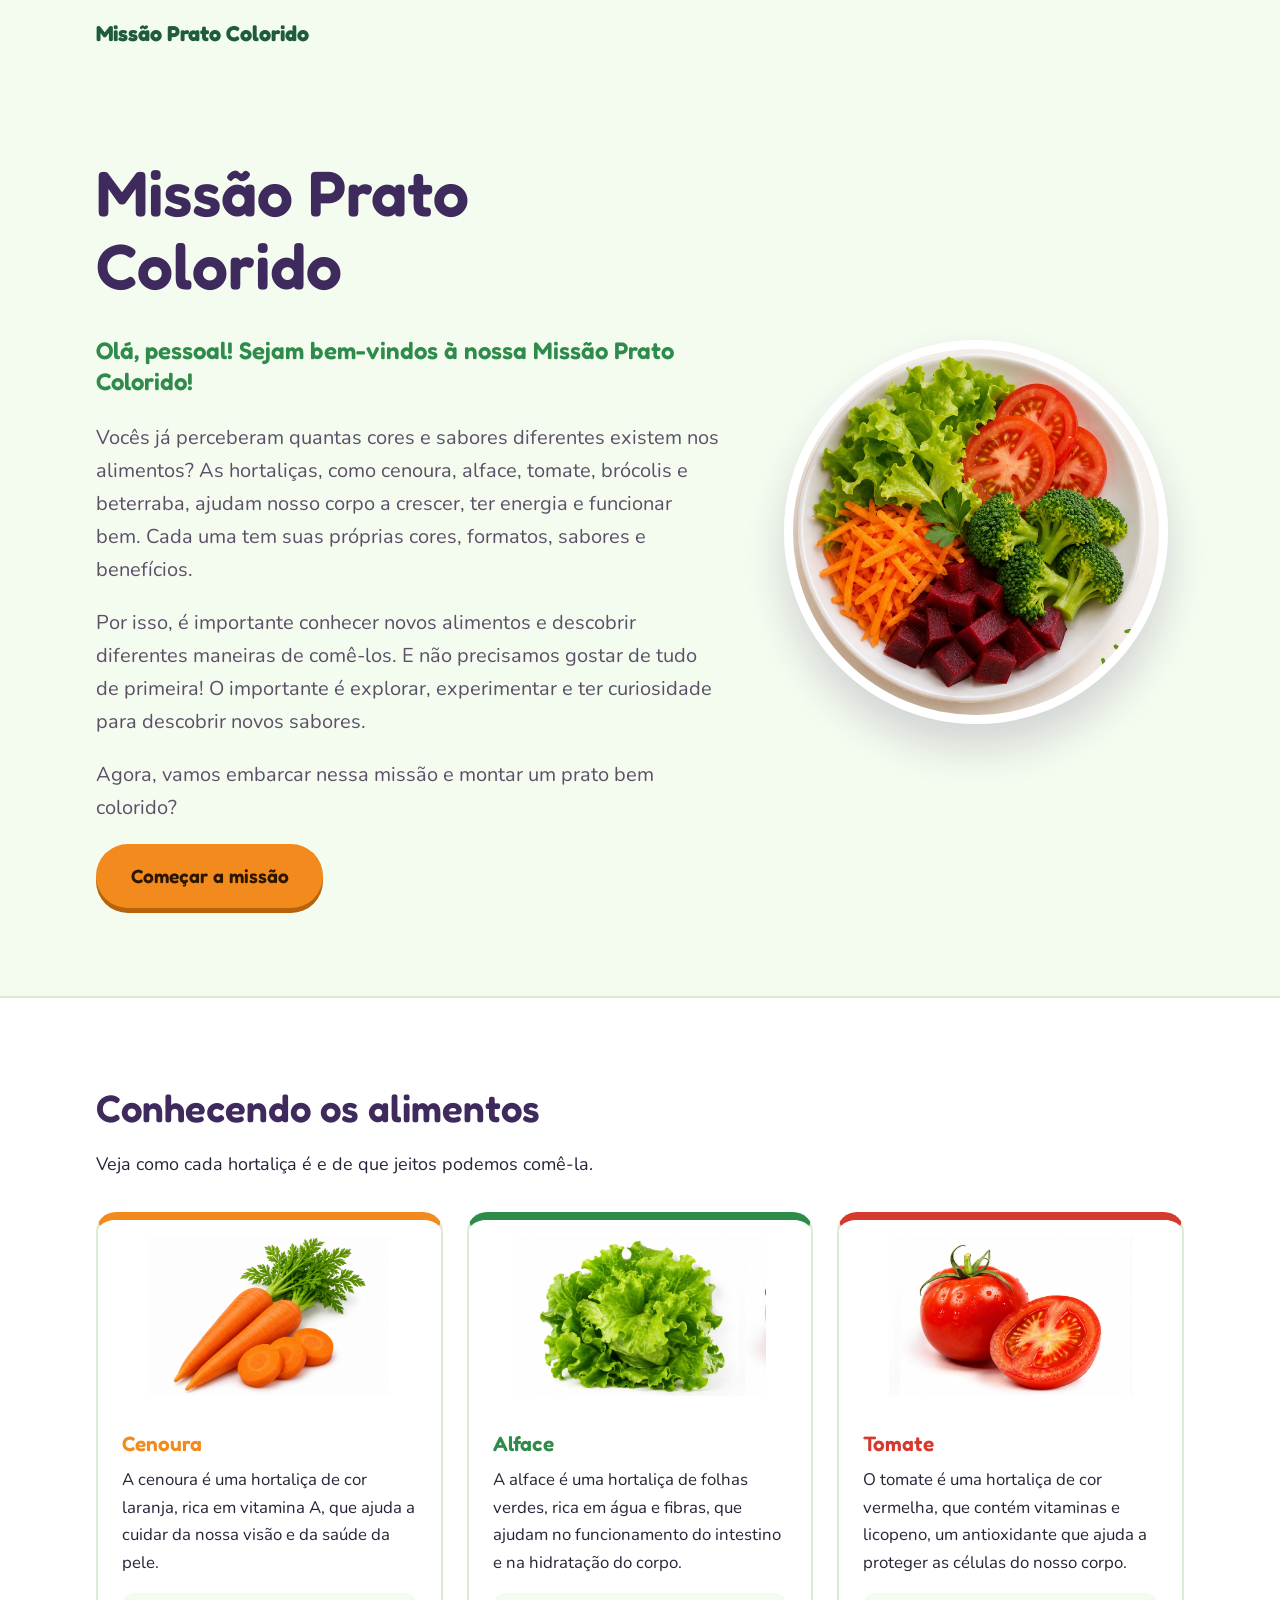
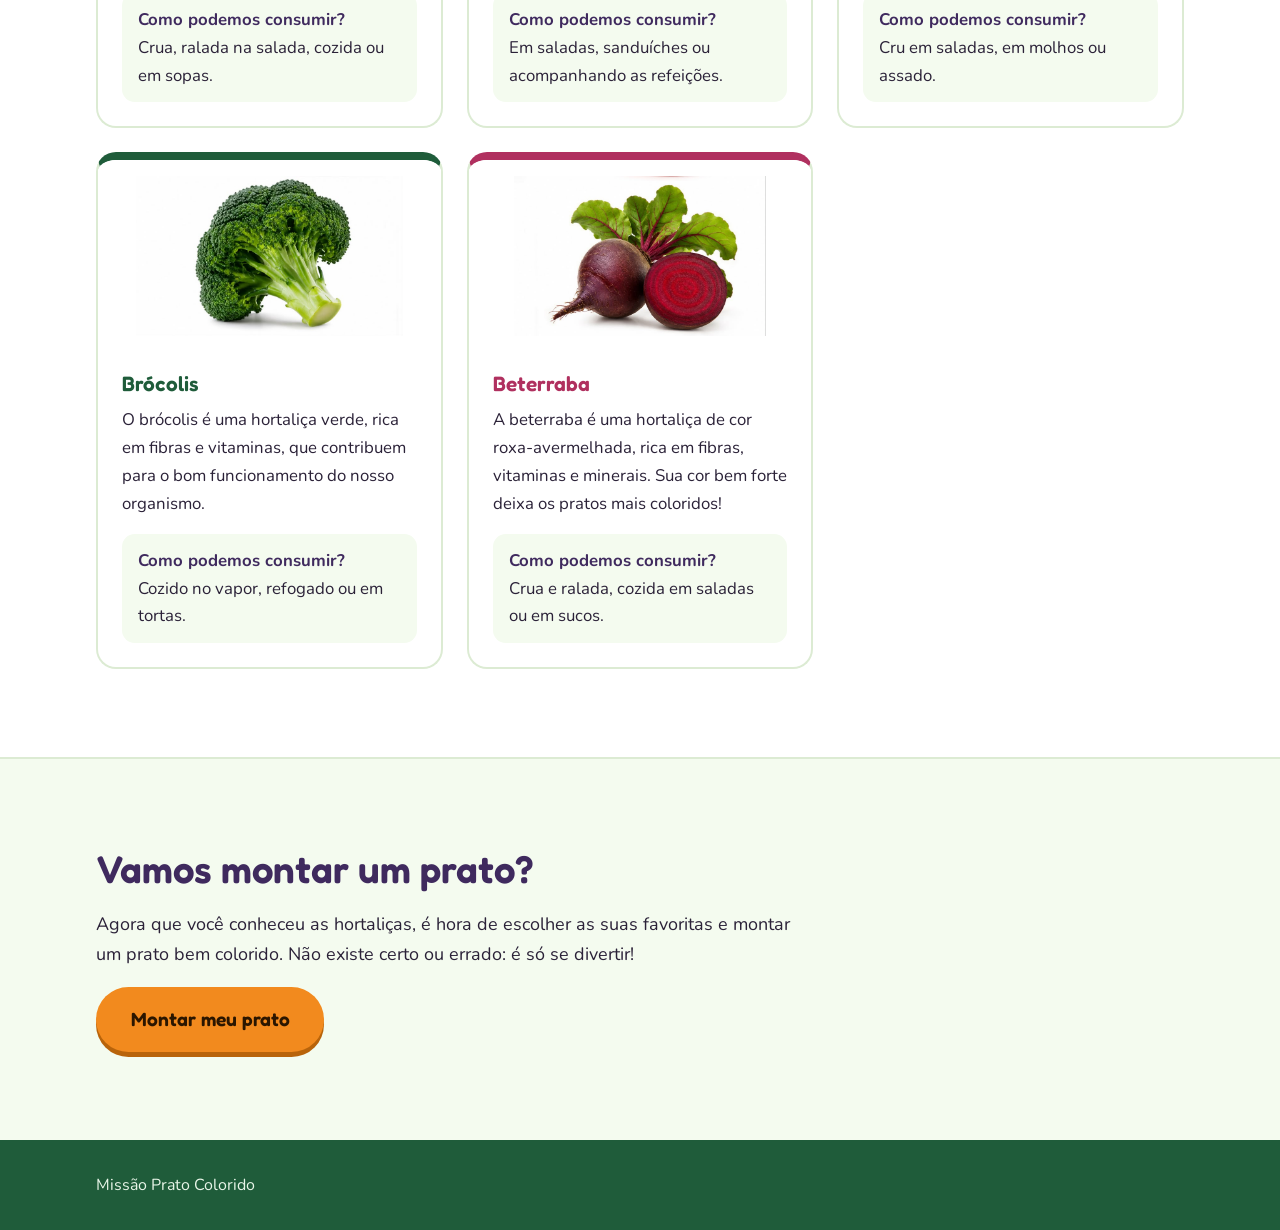
<file: index.html>
<!DOCTYPE html>
<html lang="pt-BR">
<head>
  <meta charset="UTF-8">
  <meta name="viewport" content="width=device-width, initial-scale=1">
  <title>Missão Prato Colorido</title>
  <meta name="description" content="Site interativo para crianças de até 12 anos descobrirem hortaliças brincando.">
  <link rel="stylesheet" href="global.css">
</head>
<body>

  <header class="cabecalho">
    <div class="container">
      <a class="marca" href="#inicio">Missão Prato Colorido</a>
    </div>
  </header>

  <main id="inicio">

    <section class="secao hero">
  <div class="container">
    <div class="hero-texto">
      <h1>Missão Prato Colorido</h1>
      <p class="chamada">Olá, pessoal! Sejam bem-vindos à nossa Missão Prato Colorido!</p>
      <p>Vocês já perceberam quantas cores e sabores diferentes existem nos alimentos? As hortaliças, como cenoura, alface, tomate, brócolis e beterraba, ajudam nosso corpo a crescer, ter energia e funcionar bem. Cada uma tem suas próprias cores, formatos, sabores e benefícios.</p>
      <p>Por isso, é importante conhecer novos alimentos e descobrir diferentes maneiras de comê-los. E não precisamos gostar de tudo de primeira! O importante é explorar, experimentar e ter curiosidade para descobrir novos sabores.</p>
      <p>Agora, vamos embarcar nessa missão e montar um prato bem colorido?</p>
      <a class="botao" href="#etapas">Começar a missão</a>
    </div>
    <img class="hero-imagem" src="Prato Colorido.jpeg" alt="Prato com alface, tomate, cenoura ralada, brócolis e beterraba">
  </div>
</section>

    <section class="secao etapas" id="etapas">
  <div class="container">
    <h2>Conhecendo os alimentos</h2>
    <p>Veja como cada hortaliça é e de que jeitos podemos comê-la.</p>

    <ul class="cards">
      <li class="card" style="--cor: var(--cenoura);">
        <img src="cenoura.jpeg" alt="Cenouras alaranjadas com folhas verdes">
        <div class="card-corpo">
          <h3><span aria-hidden="true"></span> Cenoura</h3>
          <p>A cenoura é uma hortaliça de cor laranja, rica em vitamina A, que ajuda a cuidar da nossa visão e da saúde da pele.</p>
          <p class="card-dica"><strong>Como podemos consumir?</strong> Crua, ralada na salada, cozida ou em sopas.</p>
        </div>
      </li>

      <li class="card" style="--cor: var(--brocolis);">
        <img src="alface.jpeg" alt="Folhas de alface verde">
        <div class="card-corpo">
          <h3><span aria-hidden="true"></span> Alface</h3>
          <p>A alface é uma hortaliça de folhas verdes, rica em água e fibras, que ajudam no funcionamento do intestino e na hidratação do corpo.</p>
          <p class="card-dica"><strong>Como podemos consumir?</strong> Em saladas, sanduíches ou acompanhando as refeições.</p>
        </div>
      </li>

      <li class="card" style="--cor: #d63a2f;">
        <img src="tomate.jpeg" alt="Dois tomates vermelhos">
        <div class="card-corpo">
          <h3><span aria-hidden="true"></span> Tomate</h3>
          <p>O tomate é uma hortaliça de cor vermelha, que contém vitaminas e licopeno, um antioxidante que ajuda a proteger as células do nosso corpo.</p>
          <p class="card-dica"><strong>Como podemos consumir?</strong> Cru em saladas, em molhos ou assado.</p>
        </div>
      </li>

      <li class="card" style="--cor: var(--couve);">
        <img src="brocolis.jpeg" alt="Um brócolis verde">
        <div class="card-corpo">
          <h3><span aria-hidden="true"></span> Brócolis</h3>
          <p>O brócolis é uma hortaliça verde, rica em fibras e vitaminas, que contribuem para o bom funcionamento do nosso organismo.</p>
          <p class="card-dica"><strong>Como podemos consumir?</strong> Cozido no vapor, refogado ou em tortas.</p>
        </div>
      </li>

      <li class="card" style="--cor: var(--beterraba);">
        <img src="beterraba.jpeg" alt="Beterraba inteira e cortada ao meio, de cor roxa-avermelhada">
        <div class="card-corpo">
          <h3><span aria-hidden="true"></span> Beterraba</h3>
          <p>A beterraba é uma hortaliça de cor roxa-avermelhada, rica em fibras, vitaminas e minerais. Sua cor bem forte deixa os pratos mais coloridos!</p>
          <p class="card-dica"><strong>Como podemos consumir?</strong> Crua e ralada, cozida em saladas ou em sucos.</p>
        </div>
      </li>
    </ul>
  </div>
</section>
<section class="secao chamada-jogo" id="jogo">
  <div class="container">
    <div class="chamada-jogo-caixa">
      <h2>Vamos montar um prato?</h2>
      <p>Agora que você conheceu as hortaliças, é hora de escolher as suas favoritas e montar um prato bem colorido. Não existe certo ou errado: é só se divertir!</p>
      <a class="botao" href="jogo.html">Montar meu prato</a>
    </div>
  </div>
</section>
  </main>

  <footer class="rodape">
    <div class="container">
      <p>Missão Prato Colorido</p>
    </div>
  </footer>

</body>
</html>
</file>
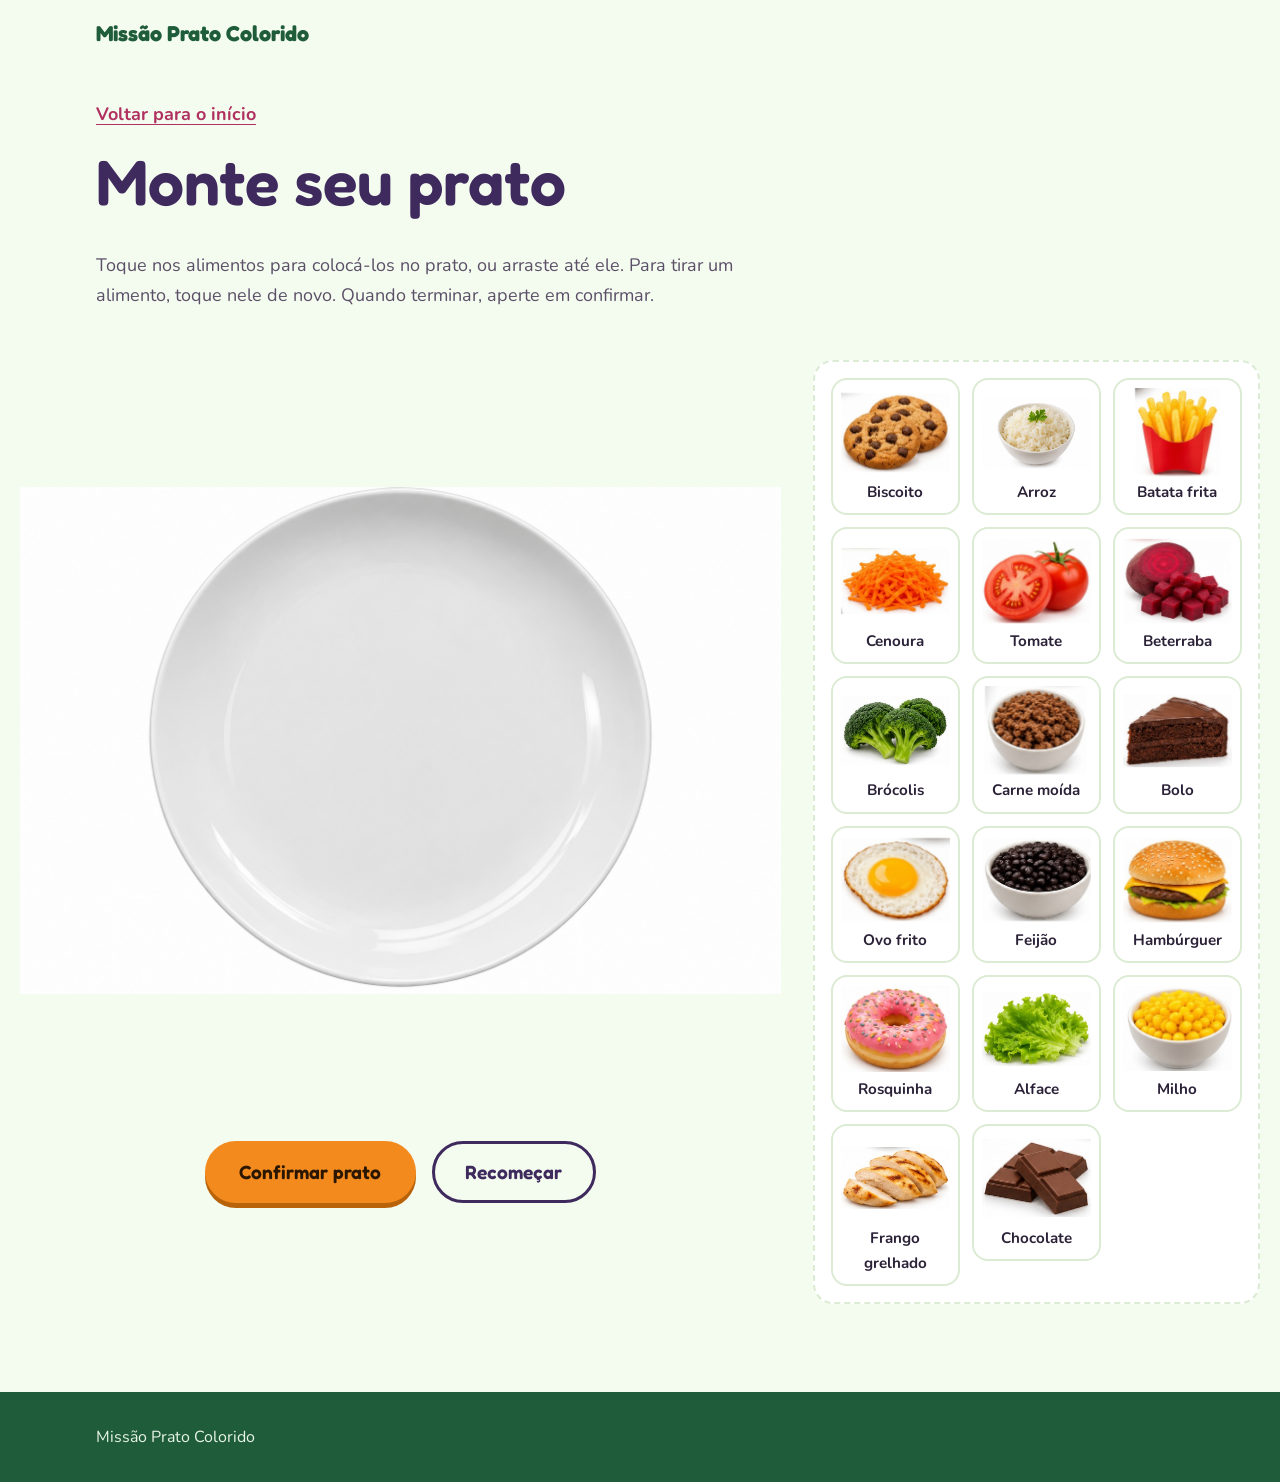
<file: jogo.html>
<!DOCTYPE html>
<html lang="pt-BR">
<head>
  <meta charset="UTF-8">
  <meta name="viewport" content="width=device-width, initial-scale=1">
  <title>Monte seu prato | Missão Prato Colorido</title>
  <link rel="stylesheet" href="global.css">
  <link rel="stylesheet" href="jogo.css">
</head>
<body>

  <header class="cabecalho">
    <div class="container">
      <a class="marca" href="index.html">Missão Prato Colorido</a>
    </div>
  </header>

  <main>
    <section class="jogo-topo">
      <div class="container">
        <a class="voltar" href="index.html">Voltar para o início</a>
        <h1>Monte seu prato</h1>
        <p>Toque nos alimentos para colocá-los no prato, ou arraste até ele. Para tirar um alimento, toque nele de novo. Quando terminar, aperte em confirmar.</p>
      </div>
    </section>

    <section class="secao" style="padding-top: 1rem;">
      <div class="container jogo-area">

        <div class="prato-jogo">
          <div class="prato-mesa" id="prato" aria-label="Seu prato">
            <p class="prato-vazio" id="prato-vazio"></p>
            <div class="prato-comidas" id="prato-comidas"></div>
          </div>

          <div class="controles">
            <button class="botao" type="button" id="confirmar">Confirmar prato</button>
            <button class="botao-sec" type="button" id="recomecar">Recomeçar</button>
          </div>

          <div class="resultado" id="resultado" role="status" aria-live="polite"></div>

          <!-- Só aparece quando a criança vence o jogo -->
          <a class="botao" id="proximo" href="proxima-pagina.html" hidden>Ir para a próxima página</a>
        </div>

        <ul class="bancada" id="bancada" aria-label="Alimentos disponíveis"></ul>

      </div>
    </section>
  </main>

  <footer class="rodape">
    <div class="container">
      <p>Missão Prato Colorido</p>
    </div>
  </footer>

  <script>
    // 11 alimentos bons e 6 ruins. Para trocar algum, mude "bom" e o nome da imagem.
    const comidas = [
      { id: "alface",     nome: "Alface",         bom: true },
      { id: "tomate",     nome: "Tomate",         bom: true },
      { id: "brocolis",   nome: "Brócolis",       bom: true },
      { id: "cenoura",    nome: "Cenoura",        bom: true },
      { id: "beterraba",  nome: "Beterraba",      bom: true },
      { id: "milho",      nome: "Milho",          bom: true },
      { id: "feijao",     nome: "Feijão",         bom: true },
      { id: "arroz",      nome: "Arroz",          bom: true },
      { id: "frango",     nome: "Frango grelhado", bom: true },
      { id: "carne",      nome: "Carne moída",    bom: true },
      { id: "ovo",        nome: "Ovo frito",      bom: true },
      { id: "batata",     nome: "Batata frita",   bom: false },
      { id: "hamburguer", nome: "Hambúrguer",     bom: false },
      { id: "chocolate",  nome: "Chocolate",      bom: false },
      { id: "biscoito",   nome: "Biscoito",       bom: false },
      { id: "rosquinha",  nome: "Rosquinha",      bom: false },
      { id: "bolo",       nome: "Bolo",           bom: false }
    ];

    const bancada = document.getElementById("bancada");
    const prato = document.getElementById("prato");
    const pratoComidas = document.getElementById("prato-comidas");
    const pratoVazio = document.getElementById("prato-vazio");
    const resultado = document.getElementById("resultado");
    const proximo = document.getElementById("proximo");

    let noPrato = []; // ids dos alimentos que estão no prato

    // Embaralha para os alimentos bons e ruins não ficarem agrupados
    const ordem = [...comidas].sort(() => Math.random() - 0.5);

    function criarBotao(c, doPrato) {
      const b = document.createElement("button");
      b.type = "button";
      b.className = "alimento";
      b.draggable = true;
      b.dataset.id = c.id;
      b.innerHTML = `<img src="${c.id}.png" alt="">` + (doPrato ? "" : `<span>${c.nome}</span>`);
      b.setAttribute("aria-label", doPrato ? `Tirar ${c.nome} do prato` : `Colocar ${c.nome} no prato`);
      b.addEventListener("dragstart", e => e.dataTransfer.setData("text/plain", c.id));
      b.addEventListener("click", () => doPrato ? tirar(c.id) : colocar(c.id));
      return b;
    }

    // Monta a bancada uma vez
    ordem.forEach(c => {
      const li = document.createElement("li");
      li.dataset.id = c.id;
      li.appendChild(criarBotao(c, false));
      bancada.appendChild(li);
    });

    function atualizar() {
      bancada.querySelectorAll("li").forEach(li => {
        li.hidden = noPrato.includes(li.dataset.id);
      });
      pratoComidas.replaceChildren(
        ...noPrato.map(id => criarBotao(comidas.find(c => c.id === id), true))
      );
      pratoVazio.hidden = noPrato.length > 0;
      resultado.className = "resultado";
      resultado.replaceChildren();
      proximo.hidden = true; // qualquer mudança no prato esconde o botão até confirmar de novo
    }

    function colocar(id) {
      if (!noPrato.includes(id)) { noPrato.push(id); atualizar(); }
    }

    function tirar(id) {
      noPrato = noPrato.filter(x => x !== id);
      atualizar();
    }

    // Arrastar e soltar (no celular, use o toque)
    function zonaDeSoltar(el, aoSoltar) {
      el.addEventListener("dragover", e => { e.preventDefault(); el.classList.add("sobre"); });
      el.addEventListener("dragleave", () => el.classList.remove("sobre"));
      el.addEventListener("drop", e => {
        e.preventDefault();
        el.classList.remove("sobre");
        aoSoltar(e.dataTransfer.getData("text/plain"));
      });
    }
    zonaDeSoltar(prato, colocar);
    zonaDeSoltar(bancada, tirar);

    function mostrar(classe, titulo, texto) {
      resultado.className = "resultado " + classe;
      resultado.innerHTML = `${titulo}<p>${texto}</p>`;
    }

    document.getElementById("confirmar").addEventListener("click", () => {
      if (noPrato.length === 0) {
        mostrar("melhorar", "Seu prato está vazio", "Escolha alguns alimentos e tente de novo.");
        proximo.hidden = true;
        return;
      }
      const soBons = noPrato.every(id => comidas.find(c => c.id === id).bom);
      if (soBons) {
        mostrar("venceu", "Ótimo prato!", "Você montou um prato colorido e cheio de coisas boas.");
        proximo.hidden = false; // só aparece quando vence
      } else {
        mostrar("melhorar", "Esse prato dá para melhorar", "Tire alguns alimentos, escolha outros e confirme de novo.");
        proximo.hidden = true;
      }
    });

    document.getElementById("recomecar").addEventListener("click", () => {
      noPrato = [];
      atualizar();
    });

    atualizar();
  </script>

</body>
</html>
</file>
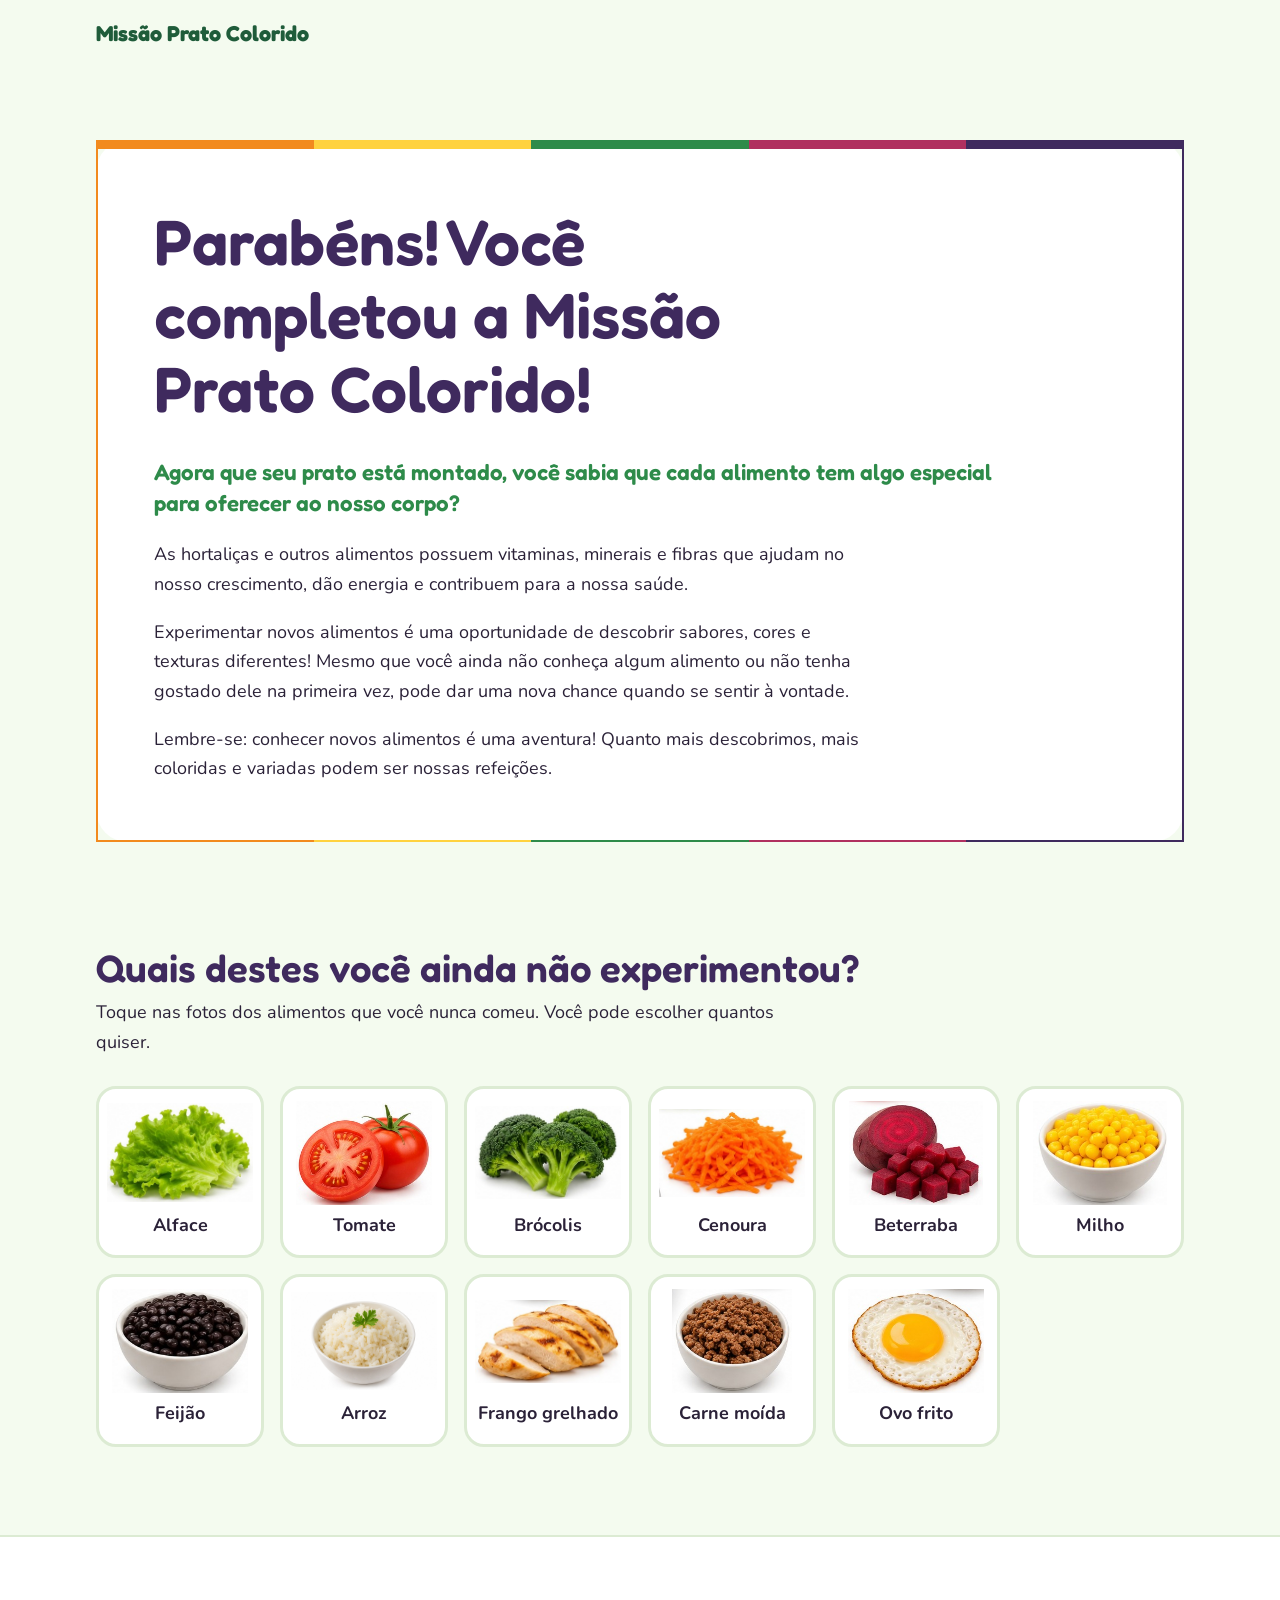
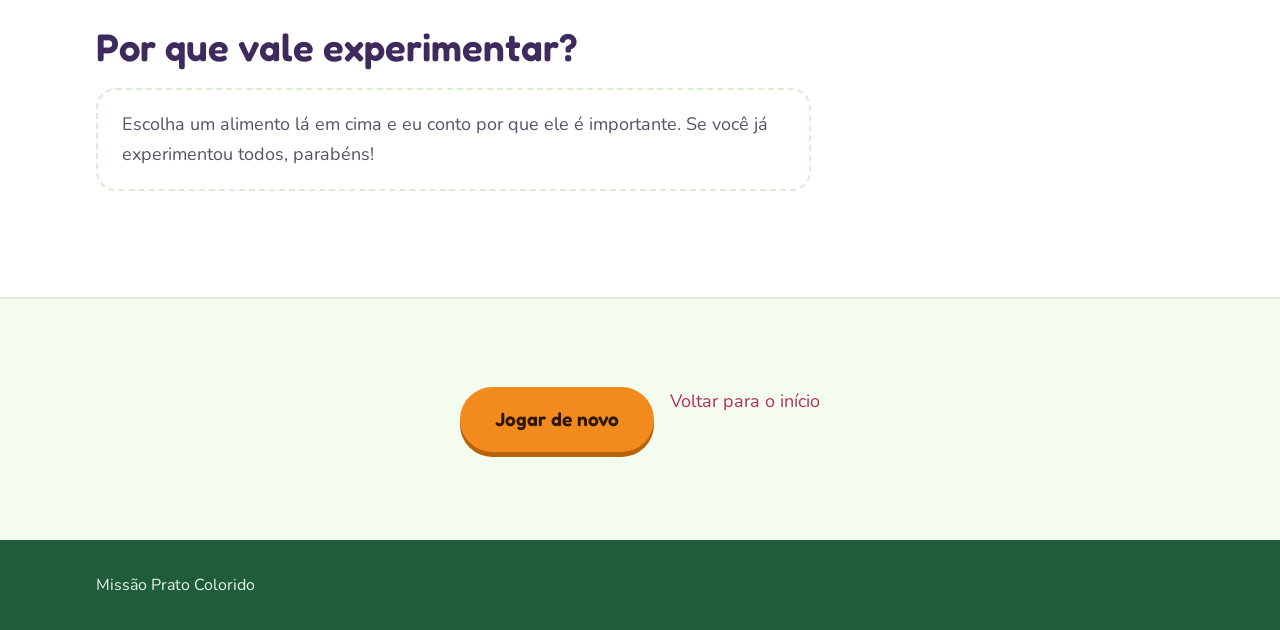
<file: proxima-pagina.html>
<!DOCTYPE html>
<html lang="pt-BR">
<head>
  <meta charset="UTF-8">
  <meta name="viewport" content="width=device-width, initial-scale=1">
  <title>Parabéns! | Missão Prato Colorido</title>
  <link rel="stylesheet" href="global.css">
  <link rel="stylesheet" href="reflexao.css">
</head>
<body>

  <header class="cabecalho">
    <div class="container">
      <a class="marca" href="index.html">Missão Prato Colorido</a>
    </div>
  </header>

  <main>

    <section class="parabens">
      <div class="container">
        <div class="parabens-caixa">
          <h1>Parabéns! Você completou a Missão Prato Colorido!</h1>
          <p class="destaque">Agora que seu prato está montado, você sabia que cada alimento tem algo especial para oferecer ao nosso corpo?</p>
          <p>As hortaliças e outros alimentos possuem vitaminas, minerais e fibras que ajudam no nosso crescimento, dão energia e contribuem para a nossa saúde.</p>
          <p>Experimentar novos alimentos é uma oportunidade de descobrir sabores, cores e texturas diferentes! Mesmo que você ainda não conheça algum alimento ou não tenha gostado dele na primeira vez, pode dar uma nova chance quando se sentir à vontade.</p>
          <p>Lembre-se: conhecer novos alimentos é uma aventura! Quanto mais descobrimos, mais coloridas e variadas podem ser nossas refeições.</p>
        </div>
      </div>
    </section>

    <section class="secao escolha">
      <div class="container">
        <form id="formulario" onsubmit="return false">
          <fieldset>
            <legend>Quais destes você ainda não experimentou?</legend>
            <p>Toque nas fotos dos alimentos que você nunca comeu. Você pode escolher quantos quiser.</p>
            <ul class="grade-alimentos" id="grade"></ul>
          </fieldset>
        </form>
      </div>
    </section>

    <section class="secao importancia" aria-labelledby="titulo-importancia">
      <div class="container">
        <h2 id="titulo-importancia">Por que vale experimentar?</h2>
        <p class="vazio" id="vazio">Escolha um alimento lá em cima e eu conto por que ele é importante. Se você já experimentou todos, parabéns!</p>
        <ul class="explicacoes" id="explicacoes" aria-live="polite"></ul>
      </div>
    </section>

    <section class="secao final">
      <div class="container">
        <a class="botao" href="jogo.html">Jogar de novo</a>
        <a class="botao-sec" href="index.html">Voltar para o início</a>
      </div>
    </section>

  </main>

  <footer class="rodape">
    <div class="container">
      <p>Missão Prato Colorido</p>
    </div>
  </footer>

  <script>
    // Para trocar a pasta das imagens, mude só esta linha (ex.: "img/")
    const pastaImagens = "";

    const alimentos = [
      { id: "alface", nome: "Alface", cor: "#2e8b4a",
        texto: "A alface tem muita água e fibras. As fibras ajudam a barriguinha a funcionar direitinho e a água ajuda a manter o corpo hidratado.",
        dica: "Experimente em sanduíches ou em saladas com tomate." },
      { id: "tomate", nome: "Tomate", cor: "#d63a2f",
        texto: "O tomate tem vitaminas e licopeno, um antioxidante que ajuda a proteger as células do nosso corpo.",
        dica: "Pode ser comido cru, em molhos ou assado." },
      { id: "brocolis", nome: "Brócolis", cor: "#1f5c3a",
        texto: "O brócolis é rico em fibras e vitaminas, que ajudam o nosso organismo a funcionar bem todos os dias.",
        dica: "Cozido no vapor, ele fica macio e com sabor mais suave." },
      { id: "cenoura", nome: "Cenoura", cor: "#c4610a",
        texto: "A cenoura tem vitamina A, que ajuda a cuidar da nossa visão e da saúde da pele.",
        dica: "Ralada na salada ou cozida na sopa, ela fica docinha." },
      { id: "beterraba", nome: "Beterraba", cor: "#b0305f",
        texto: "A beterraba tem fibras, vitaminas e minerais. E sua cor bem forte deixa o prato muito mais colorido!",
        dica: "Experimente ralada, cozida ou em suco." },
      { id: "milho", nome: "Milho", cor: "#9a7a00",
        texto: "O milho dá energia para brincar e estudar, e também tem fibras que ajudam a digestão.",
        dica: "Fica ótimo na salada ou misturado com arroz." },
      { id: "feijao", nome: "Feijão", cor: "#3f2a5e",
        texto: "O feijão tem proteínas, fibras e ferro. Ele ajuda a gente a crescer e a ter energia.",
        dica: "Com arroz, forma uma dupla clássica do prato brasileiro." },
      { id: "arroz", nome: "Arroz", cor: "#5b5068",
        texto: "O arroz é uma ótima fonte de energia. É ele que ajuda o corpo a ter força para correr, pular e aprender.",
        dica: "Combina com feijão, legumes e carnes." },
      { id: "frango", nome: "Frango grelhado", cor: "#a8650f",
        texto: "O frango tem proteínas, que ajudam os músculos a crescer e o corpo a se recuperar.",
        dica: "Grelhado fica leve e combina com salada." },
      { id: "carne", nome: "Carne moída", cor: "#7a4a2a",
        texto: "A carne tem proteínas e ferro, que ajudam no crescimento e no bom funcionamento do sangue.",
        dica: "Pode ir no arroz, no molho ou em legumes recheados." },
      { id: "ovo", nome: "Ovo frito", cor: "#b8860b",
        texto: "O ovo tem proteínas e vitaminas que ajudam a crescer e a fortalecer o corpo.",
        dica: "Pode ser frito, cozido ou mexido. Qual você prefere?" }
    ];

    const grade = document.getElementById("grade");
    const lista = document.getElementById("explicacoes");
    const vazio = document.getElementById("vazio");

    // Fotos e caixinhas do formulário
    alimentos.forEach(a => {
      const li = document.createElement("li");
      li.className = "opcao";
      li.innerHTML = `
        <input type="checkbox" id="op-${a.id}" value="${a.id}">
        <label class="opcao-cartao" for="op-${a.id}">
          <img src="${pastaImagens}${a.id}.png" alt="">
          <span>${a.nome}</span>
        </label>`;
      grade.appendChild(li);
    });

    // Mostra a explicação só dos alimentos marcados, na ordem em que foram escolhidos
    let escolhidos = [];

    grade.addEventListener("change", e => {
      const id = e.target.value;
      escolhidos = e.target.checked
        ? [...escolhidos, id]
        : escolhidos.filter(x => x !== id);
      desenhar();
    });

    function desenhar() {
      lista.replaceChildren(...escolhidos.map(id => {
        const a = alimentos.find(x => x.id === id);
        const li = document.createElement("li");
        li.className = "explicacao";
        li.style.setProperty("--cor", a.cor);
        li.innerHTML = `
          <img src="${pastaImagens}${a.id}.png" alt="">
          <div>
            <h3>${a.nome}</h3>
            <p>${a.texto}</p>
            <p><strong>Dica:</strong> ${a.dica}</p>
          </div>`;
        return li;
      }));
      vazio.hidden = escolhidos.length > 0;
    }

    desenhar();
  </script>

</body>
</html>
</file>
<file: global.css>
/* ==========================================================
   Missão Prato Colorido – CSS global
   Tema: hortaliças. Cada cor do site vem de um alimento.
   ========================================================== */

@import url("https://fonts.googleapis.com/css2?family=Fredoka:wght@500;600;700&family=Nunito:wght@400;600;700&display=swap");

:root {
  /* Cores (nomes de hortaliças) */
  --cenoura: #f28a1e;
  --brocolis: #2e8b4a;
  --beterraba: #b0305f;
  --milho: #ffd23f;
  --couve: #1f5c3a;
  --berinjela: #3f2a5e;

  /* Superfícies e texto */
  --fundo: #f4fbef;
  --superficie: #ffffff;
  --texto: #2b2238;
  --texto-suave: #5b5068;
  --borda: #dcebd3;

  /* Tipografia */
  --fonte-titulo: "Fredoka", "Trebuchet MS", system-ui, sans-serif;
  --fonte-texto: "Nunito", "Segoe UI", system-ui, sans-serif;

  /* Escala */
  --texto-base: 1.125rem;
  --raio: 1.25rem;
  --largura: 68rem;
}

*,
*::before,
*::after {
  box-sizing: border-box;
}

html {
  scroll-behavior: smooth;
}

body {
  margin: 0;
  background: var(--fundo);
  color: var(--texto);
  font-family: var(--fonte-texto);
  font-size: var(--texto-base);
  line-height: 1.65;
}

h1,
h2,
h3 {
  margin: 0 0 0.5em;
  font-family: var(--fonte-titulo);
  font-weight: 600;
  line-height: 1.15;
  color: var(--berinjela);
}

h1 { font-size: clamp(2.4rem, 6vw, 4rem); }
h2 { font-size: clamp(1.7rem, 3.5vw, 2.4rem); }
h3 { font-size: 1.3rem; }

p {
  margin: 0 0 1em;
  max-width: 65ch;
}

a {
  color: var(--beterraba);
  text-underline-offset: 0.2em;
}

:focus-visible {
  outline: 3px solid var(--berinjela);
  outline-offset: 3px;
  border-radius: 0.4rem;
}

.container {
  width: min(100% - 2.5rem, var(--largura));
  margin-inline: auto;
}

.secao {
  padding-block: clamp(3rem, 8vw, 5.5rem);
}

/* ---------- Botões ---------- */
.botao {
  display: inline-block;
  padding: 0.85em 1.8em;
  border-radius: 999px;
  background: var(--cenoura);
  color: #2b1600;
  font-family: var(--fonte-titulo);
  font-size: 1.2rem;
  font-weight: 600;
  text-decoration: none;
  box-shadow: 0 5px 0 #b8630a;
  transition: transform 0.15s, box-shadow 0.15s;
}

.botao:hover {
  transform: translateY(2px);
  box-shadow: 0 3px 0 #b8630a;
}

.botao:active {
  transform: translateY(5px);
  box-shadow: 0 0 0 #b8630a;
}

/* ---------- Cabeçalho ---------- */
.cabecalho {
  padding-block: 1rem;
}

.cabecalho .container {
  display: flex;
  align-items: center;
  justify-content: space-between;
  gap: 1rem;
  flex-wrap: wrap;
}

.marca {
  font-family: var(--fonte-titulo);
  font-size: 1.35rem;
  font-weight: 700;
  color: var(--couve);
  text-decoration: none;
}

.menu {
  display: flex;
  gap: 1.5rem;
  margin: 0;
  padding: 0;
  list-style: none;
}

.menu a {
  color: var(--texto);
  font-weight: 700;
  text-decoration: none;
}

.menu a:hover {
  color: var(--beterraba);
  text-decoration: underline;
}

/* ---------- Hero ---------- */
.hero .container {
  display: grid;
  grid-template-columns: 1.1fr 0.9fr;
  align-items: center;
  gap: 3rem;
}

.hero p {
  font-size: 1.25rem;
  color: var(--texto-suave);
}

/* O prato: elemento de destaque da página */
.prato {
  position: relative;
  width: min(100%, 26rem);
  aspect-ratio: 1;
  margin-inline: auto;
  border-radius: 50%;
  background: #fff;
  border: 0.9rem solid #fff;
  box-shadow: 0 0 0 4px var(--borda), 0 1.5rem 2.5rem rgba(63, 42, 94, 0.18);
  animation: prato-entra 0.8s cubic-bezier(0.2, 1.3, 0.4, 1) both;
}

.prato::before {
  content: "";
  position: absolute;
  inset: 0;
  border-radius: 50%;
  background: conic-gradient(
    var(--cenoura) 0 55deg,   #fff 55deg 60deg,
    var(--brocolis) 60deg 115deg, #fff 115deg 120deg,
    var(--beterraba) 120deg 175deg, #fff 175deg 180deg,
    var(--milho) 180deg 235deg, #fff 235deg 240deg,
    var(--couve) 240deg 295deg, #fff 295deg 300deg,
    var(--berinjela) 300deg 355deg, #fff 355deg 360deg
  );
}

.prato::after {
  content: "Seu prato";
  position: absolute;
  inset: 30%;
  display: grid;
  place-items: center;
  border-radius: 50%;
  background: #fff;
  color: var(--berinjela);
  font-family: var(--fonte-titulo);
  font-size: clamp(1rem, 3vw, 1.4rem);
  font-weight: 600;
}

@keyframes prato-entra {
  from { transform: scale(0.6) rotate(-40deg); opacity: 0; }
  to   { transform: none; opacity: 1; }
}

/* ---------- Etapas ---------- */
.etapas {
  background: var(--superficie);
  border-block: 2px solid var(--borda);
}

.etapas-lista {
  display: grid;
  grid-template-columns: repeat(2, 1fr);
  gap: 1.5rem;
  margin: 2rem 0 0;
  padding: 0;
  list-style: none;
  counter-reset: etapa;
}

.etapa {
  position: relative;
  padding: 1.5rem 1.5rem 1.5rem 5.2rem;
  border: 2px solid var(--borda);
  border-radius: var(--raio);
  background: var(--fundo);
  counter-increment: etapa;
}

.etapa::before {
  content: counter(etapa);
  position: absolute;
  top: 1.4rem;
  left: 1.4rem;
  display: grid;
  place-items: center;
  width: 2.8rem;
  height: 2.8rem;
  border-radius: 50%;
  background: var(--cor-etapa, var(--brocolis));
  color: #fff;
  font-family: var(--fonte-titulo);
  font-size: 1.4rem;
  font-weight: 700;
}

.etapa:nth-child(1) { --cor-etapa: var(--brocolis); }
.etapa:nth-child(2) { --cor-etapa: #c4610a; }
.etapa:nth-child(3) { --cor-etapa: var(--beterraba); }
.etapa:nth-child(4) { --cor-etapa: var(--berinjela); }

.etapa p { margin: 0; }

/* ---------- Sobre ---------- */
.sobre .container {
  display: grid;
  grid-template-columns: 1fr 1fr;
  gap: 3rem;
}

.cores {
  display: flex;
  flex-wrap: wrap;
  gap: 0.6rem;
  margin: 0;
  padding: 0;
  list-style: none;
}

.cores li {
  padding: 0.35em 1em;
  border-radius: 999px;
  background: var(--cor);
  color: var(--cor-texto, #fff);
  font-weight: 700;
}

/* ---------- Rodapé ---------- */
.rodape {
  padding-block: 2rem;
  background: var(--couve);
  color: #e8f5e8;
  font-size: 1rem;
}

.rodape p { margin: 0; max-width: none; }

.img { 
  width: 300px;
  height: 300px;
}

.hero .container {
  grid-template-columns: 1.2fr 0.8fr;
  align-items: center;
  gap: 3rem;
}

.hero .chamada {
  font-family: var(--fonte-titulo);
  font-size: 1.5rem;
  font-weight: 600;
  line-height: 1.3;
  color: var(--brocolis);
}

.hero-imagem {
  display: block;
  width: 100%;
  max-width: 24rem;
  aspect-ratio: 1;
  margin-inline: auto;
  object-fit: cover;
  border-radius: 50%;
  border: 0.6rem solid #fff;
  box-shadow: 0 1.5rem 2.5rem rgba(63, 42, 94, 0.18);
}

/* ---------- Cards dos alimentos ---------- */
.cards {
  display: grid;
  grid-template-columns: repeat(auto-fit, minmax(17rem, 1fr));
  gap: 1.5rem;
  margin: 2rem 0 0;
  padding: 0;
  list-style: none;
}

.card {
  display: flex;
  flex-direction: column;
  overflow: hidden;
  background: var(--superficie);
  border: 2px solid var(--borda);
  border-top: 0.5rem solid var(--cor, var(--brocolis));
  border-radius: var(--raio);
}

.card img {
  display: block;
  width: 100%;
  height: 12rem;
  padding: 1rem;
  object-fit: contain;
  background: #fff;
}

.card-corpo {
  display: flex;
  flex: 1;
  flex-direction: column;
  padding: 1.25rem 1.5rem 1.5rem;
}

.card h3 {
  color: var(--cor, var(--berinjela));
}

.card-corpo p {
  font-size: 1.05rem;
}

/* empurra a dica para o fim, alinhando os cards */
.card-dica {
  margin: auto 0 0;
  padding: 0.8rem 1rem;
  border-radius: 0.8rem;
  background: var(--fundo);
}

.card-dica strong {
  display: block;
  color: var(--berinjela);
}

@media (max-width: 52rem) {
  .hero .container { grid-template-columns: 1fr; }
  .hero-imagem { max-width: 18rem; order: -1; }
}

/* ---------- Responsivo ---------- */
@media (max-width: 52rem) {
  .hero .container,
  .sobre .container,
  .etapas-lista {
    grid-template-columns: 1fr;
  }
  .prato { width: min(80%, 22rem); }
}

@media (prefers-reduced-motion: reduce) {
  html { scroll-behavior: auto; }
  .prato { animation: none; }
  .botao { transition: none; }
}
</file>
<file: jogo.css>
/* ==========================================================
   Missão Prato Colorido – CSS do jogo (usa as variáveis do global.css)
   ========================================================== */

.jogo-topo {
  padding-block: 2rem 1rem;
}

.jogo-topo p {
  color: var(--texto-suave);
}

.voltar {
  display: inline-block;
  margin-bottom: 1rem;
  font-weight: 700;
}

.jogo-area {
  width: min(100% - 2.5rem, 84rem); /* mais largo que o resto do site */
  display: grid;
  grid-template-columns: minmax(0, 1.7fr) minmax(0, 1fr);
  gap: 2rem;
  align-items: start;
}

/* ---------- Prato ---------- */
.prato-jogo {
  position: sticky;
  top: 1rem;
}

.prato-mesa {
  position: relative;
  width: min(100%, 50rem);
  aspect-ratio: 1;
  margin-inline: auto;
  background: url("prato.png") center / contain no-repeat;
  mix-blend-mode: multiply; /* some com o fundo branco da imagem */
  transition: filter 0.2s;
}

.prato-mesa.sobre {
  filter: drop-shadow(0 0 0.8rem var(--cenoura));
}

.prato-comidas {
  position: absolute;
  inset: 14%;
  display: flex;
  flex-wrap: wrap;
  align-content: center;
  justify-content: center;
  gap: 0.15rem;
}

.prato-vazio {
  position: absolute;
  inset: 0;
  display: grid;
  place-items: center;
  padding: 25%;
  margin: 0;
  max-width: none;
  color: var(--texto-suave);
  font-family: var(--fonte-titulo);
  font-size: 1.2rem;
  text-align: center;
  pointer-events: none;
}

/* ---------- Alimentos ---------- */
.alimento {
  display: block;
  padding: 0;
  border: 0;
  background: none;
  font: inherit;
  color: inherit;
  cursor: pointer;
}

.alimento img {
  display: block;
  width: 100%;
  height: auto;
  mix-blend-mode: multiply;
  pointer-events: none;
}

.prato-comidas .alimento {
  width: 5rem; /* tamanho fixo: não cresce junto com o prato */
}

.prato-comidas .alimento:hover {
  transform: scale(1.12);
}

.bancada {
  display: grid;
  grid-template-columns: repeat(auto-fill, minmax(8rem, 1fr));
  gap: 0.75rem;
  margin: 0;
  padding: 1rem;
  list-style: none;
  border: 2px dashed var(--borda);
  border-radius: var(--raio);
  background: var(--superficie);
}

.bancada.sobre {
  border-color: var(--cenoura);
}

.bancada .alimento {
  width: 100%;
  padding: 0.5rem;
  border: 2px solid var(--borda);
  border-radius: 1rem;
  background: #fff;
  text-align: center;
  transition: transform 0.15s, border-color 0.15s;
}

.bancada .alimento:hover {
  transform: translateY(-3px);
  border-color: var(--cenoura);
}

.bancada .alimento span {
  display: block;
  margin-top: 0.25rem;
  font-weight: 700;
  font-size: 0.95rem;
}

.bancada .alimento img {
  height: 5.5rem;
  object-fit: contain;
}

.bancada li[hidden] {
  display: none;
}

/* ---------- Controles e resultado ---------- */
.controles {
  display: flex;
  flex-wrap: wrap;
  gap: 1rem;
  justify-content: center;
  margin-top: 1.25rem;
}

.botao-sec {
  padding: 0.85em 1.6em;
  border: 3px solid var(--berinjela);
  border-radius: 999px;
  background: transparent;
  color: var(--berinjela);
  font-family: var(--fonte-titulo);
  font-size: 1.2rem;
  font-weight: 600;
  cursor: pointer;
}

.botao-sec:hover {
  background: var(--berinjela);
  color: #fff;
}

button.botao {
  border: 0;
  cursor: pointer;
}

.resultado {
  margin: 1.25rem auto 0;
  padding: 1rem 1.25rem;
  border-radius: var(--raio);
  text-align: center;
  font-family: var(--fonte-titulo);
  font-size: 1.5rem;
  font-weight: 600;
}

.resultado:empty {
  display: none;
}

.resultado p {
  margin: 0.25rem auto 0;
  font-family: var(--fonte-texto);
  font-size: 1.05rem;
  font-weight: 400;
}

.resultado.venceu {
  background: var(--brocolis);
  color: #fff;
  animation: resultado-pop 0.5s cubic-bezier(0.2, 1.4, 0.4, 1);
}

.resultado.melhorar {
  background: var(--milho);
  color: #3a2c00;
}

@keyframes resultado-pop {
  from { transform: scale(0.8); opacity: 0; }
  to   { transform: none; opacity: 1; }
}

@media (max-width: 52rem) {
  .jogo-area { grid-template-columns: 1fr; }
  .prato-jogo { position: static; }
  .prato-mesa { width: min(100%, 34rem); }
  .prato-comidas .alimento { width: 4rem; }
}

@media (prefers-reduced-motion: reduce) {
  .resultado.venceu { animation: none; }
  .bancada .alimento,
  .prato-comidas .alimento { transition: none; }
}

/* Em telas baixas o prato não fica fixo, para o botão e o resultado continuarem acessíveis */
@media (max-height: 56rem) {
  .prato-jogo { position: static; }
}

/* Botão para a próxima página (aparece só quando vence) */
#proximo {
  display: block;
  width: fit-content;
  margin: 1.25rem auto 0;
  text-align: center;
}

#proximo[hidden] {
  display: none;
}
</file>
<file: reflexao.css>
/* ==========================================================
   Missão Prato Colorido – CSS da página final (usa o global.css)
   ========================================================== */

/* ---------- Parabéns ---------- */
.parabens {
  padding-block: clamp(2.5rem, 7vw, 4.5rem) 1rem;
}

.parabens-caixa {
  padding: clamp(1.75rem, 5vw, 3.5rem);
  border-radius: 2rem;
  background: var(--superficie);
  border: 2px solid var(--borda);
  border-top: 0.6rem solid transparent;
  border-image: linear-gradient(
      90deg,
      var(--cenoura) 0 20%,
      var(--milho) 20% 40%,
      var(--brocolis) 40% 60%,
      var(--beterraba) 60% 80%,
      var(--berinjela) 80% 100%
    ) 1;
}

.parabens h1 {
  max-width: 20ch;
}

.parabens .destaque {
  font-family: var(--fonte-titulo);
  font-size: 1.4rem;
  font-weight: 600;
  line-height: 1.35;
  color: var(--brocolis);
}

.parabens p:last-child {
  margin-bottom: 0;
}

/* ---------- Formulário ---------- */
.escolha fieldset {
  margin: 0;
  padding: 0;
  border: 0;
}

.escolha legend {
  margin-bottom: 0.5rem;
  padding: 0;
  font-family: var(--fonte-titulo);
  font-size: clamp(1.7rem, 3.5vw, 2.4rem);
  font-weight: 600;
  line-height: 1.15;
  color: var(--berinjela);
}

.grade-alimentos {
  display: grid;
  grid-template-columns: repeat(auto-fill, minmax(9.5rem, 1fr));
  gap: 1rem;
  margin: 1.75rem 0 0;
  padding: 0;
  list-style: none;
}

.opcao {
  position: relative;
}

/* o checkbox fica escondido, mas continua acessível pelo teclado */
.opcao input {
  position: absolute;
  opacity: 0;
  inset: 0;
  width: 100%;
  height: 100%;
  margin: 0;
  cursor: pointer;
}

.opcao-cartao {
  display: flex;
  flex-direction: column;
  align-items: center;
  gap: 0.4rem;
  padding: 0.75rem 0.5rem 0.9rem;
  border: 3px solid var(--borda);
  border-radius: 1.25rem;
  background: #fff;
  text-align: center;
  font-weight: 700;
  transition: border-color 0.15s, background 0.15s, transform 0.15s;
}

.opcao-cartao img {
  display: block;
  width: 100%;
  height: 6.5rem;
  object-fit: contain;
  mix-blend-mode: multiply;
}

.opcao:hover .opcao-cartao {
  border-color: var(--cenoura);
  transform: translateY(-3px);
}

.opcao input:checked + .opcao-cartao {
  border-color: var(--brocolis);
  background: #eaf7ea;
}

.opcao input:checked + .opcao-cartao::after {
  content: "Escolhido";
  padding: 0.1em 0.8em;
  border-radius: 999px;
  background: var(--brocolis);
  color: #fff;
  font-size: 0.85rem;
}

.opcao input:focus-visible + .opcao-cartao {
  outline: 3px solid var(--berinjela);
  outline-offset: 3px;
}

/* ---------- Explicações (só dos alimentos escolhidos) ---------- */
.importancia {
  background: var(--superficie);
  border-block: 2px solid var(--borda);
}

.vazio {
  padding: 1.25rem 1.5rem;
  border: 2px dashed var(--borda);
  border-radius: var(--raio);
  color: var(--texto-suave);
}

.explicacoes {
  display: grid;
  grid-template-columns: repeat(auto-fit, minmax(19rem, 1fr));
  gap: 1.25rem;
  margin: 1.5rem 0 0;
  padding: 0;
  list-style: none;
}

.explicacoes:empty {
  display: none;
}

.explicacao {
  display: flex;
  gap: 1rem;
  align-items: flex-start;
  padding: 1.25rem;
  border: 2px solid var(--borda);
  border-left: 0.5rem solid var(--cor, var(--brocolis));
  border-radius: var(--raio);
  background: var(--fundo);
  animation: explicacao-entra 0.35s ease-out;
}

.explicacao img {
  flex: none;
  width: 5.5rem;
  height: 5.5rem;
  object-fit: contain;
  border-radius: 1rem;
  background: #fff;
  mix-blend-mode: multiply;
}

.explicacao h3 {
  color: var(--cor, var(--berinjela));
}

.explicacao p {
  margin: 0 0 0.6em;
  font-size: 1.05rem;
}

.explicacao p:last-child {
  margin-bottom: 0;
}

@keyframes explicacao-entra {
  from { opacity: 0; transform: translateY(8px); }
  to   { opacity: 1; transform: none; }
}

/* ---------- Final ---------- */
.final .container {
  display: flex;
  flex-wrap: wrap;
  gap: 1rem;
  justify-content: center;
}

.final .botao-sec {
  display: inline-block;
  text-decoration: none;
}

@media (max-width: 40rem) {
  .explicacao { flex-direction: column; }
}

@media (prefers-reduced-motion: reduce) {
  .explicacao { animation: none; }
  .opcao-cartao { transition: none; }
}
</file>
